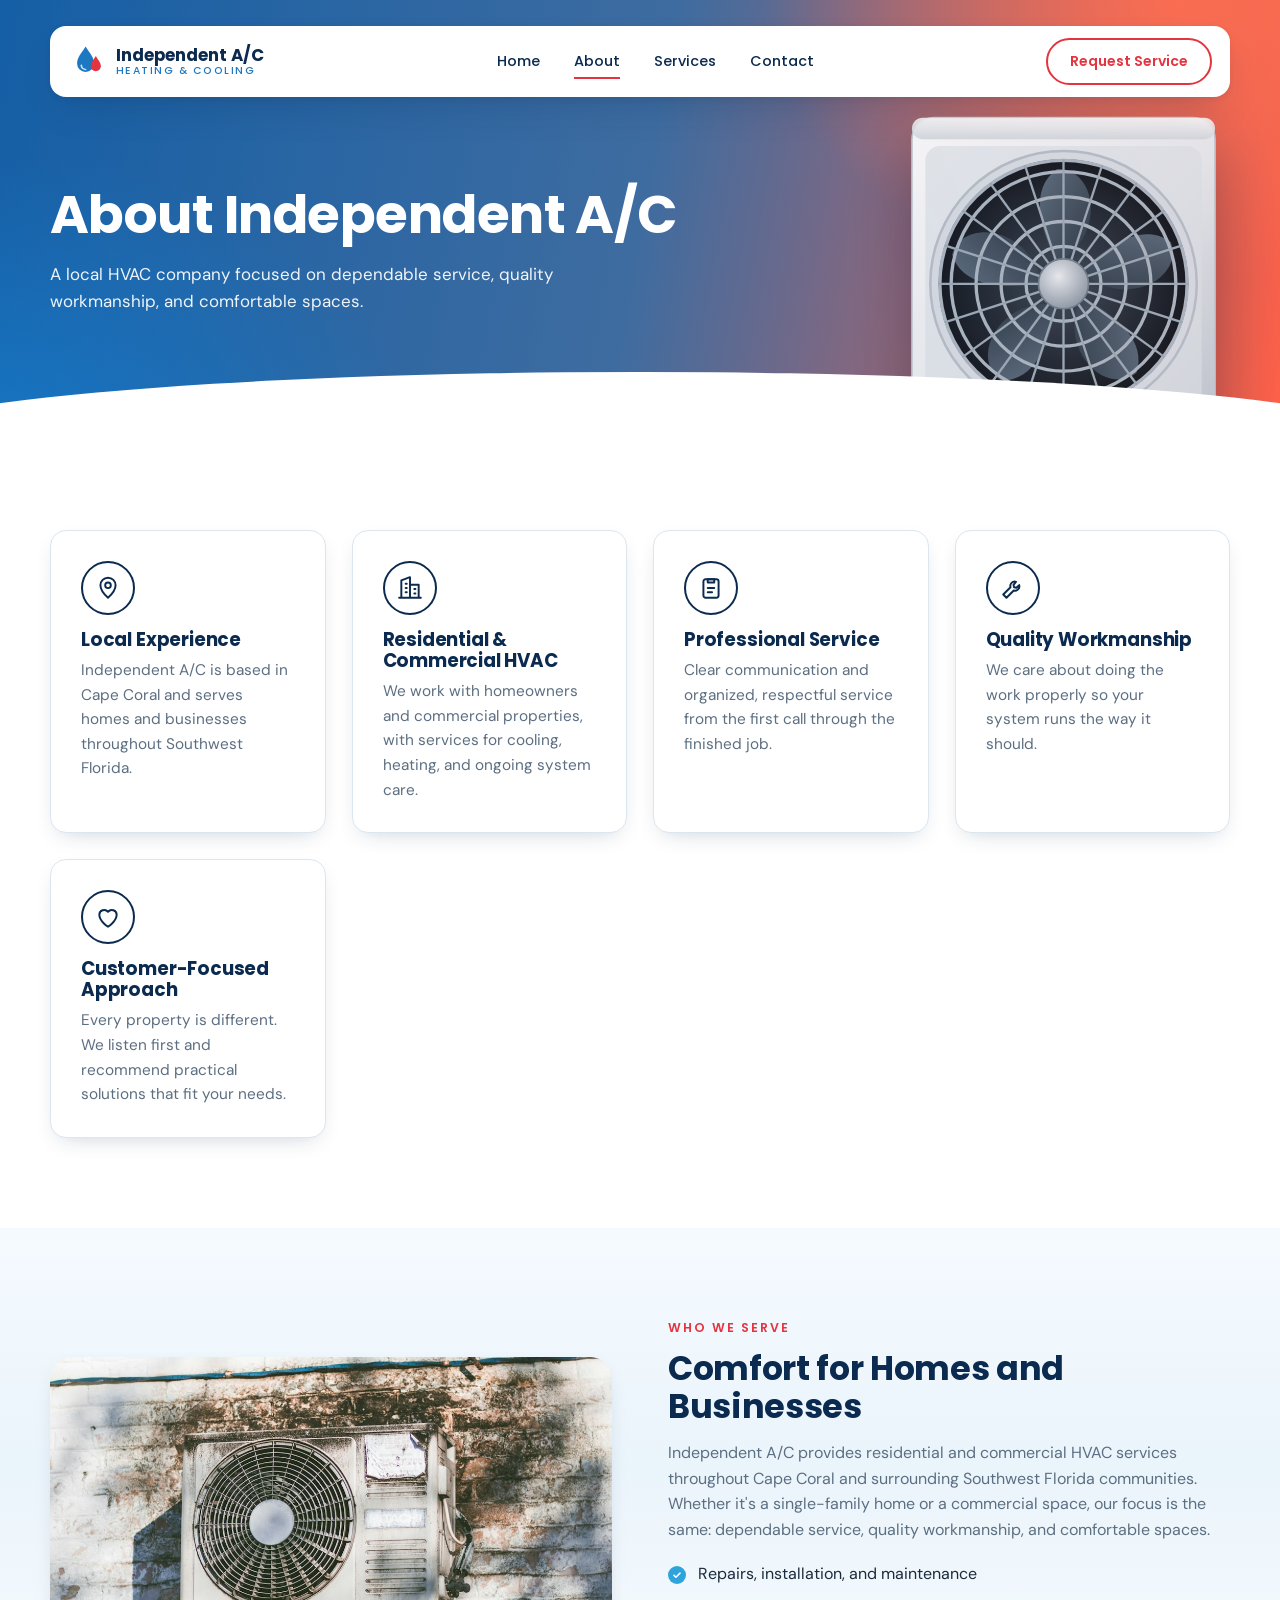
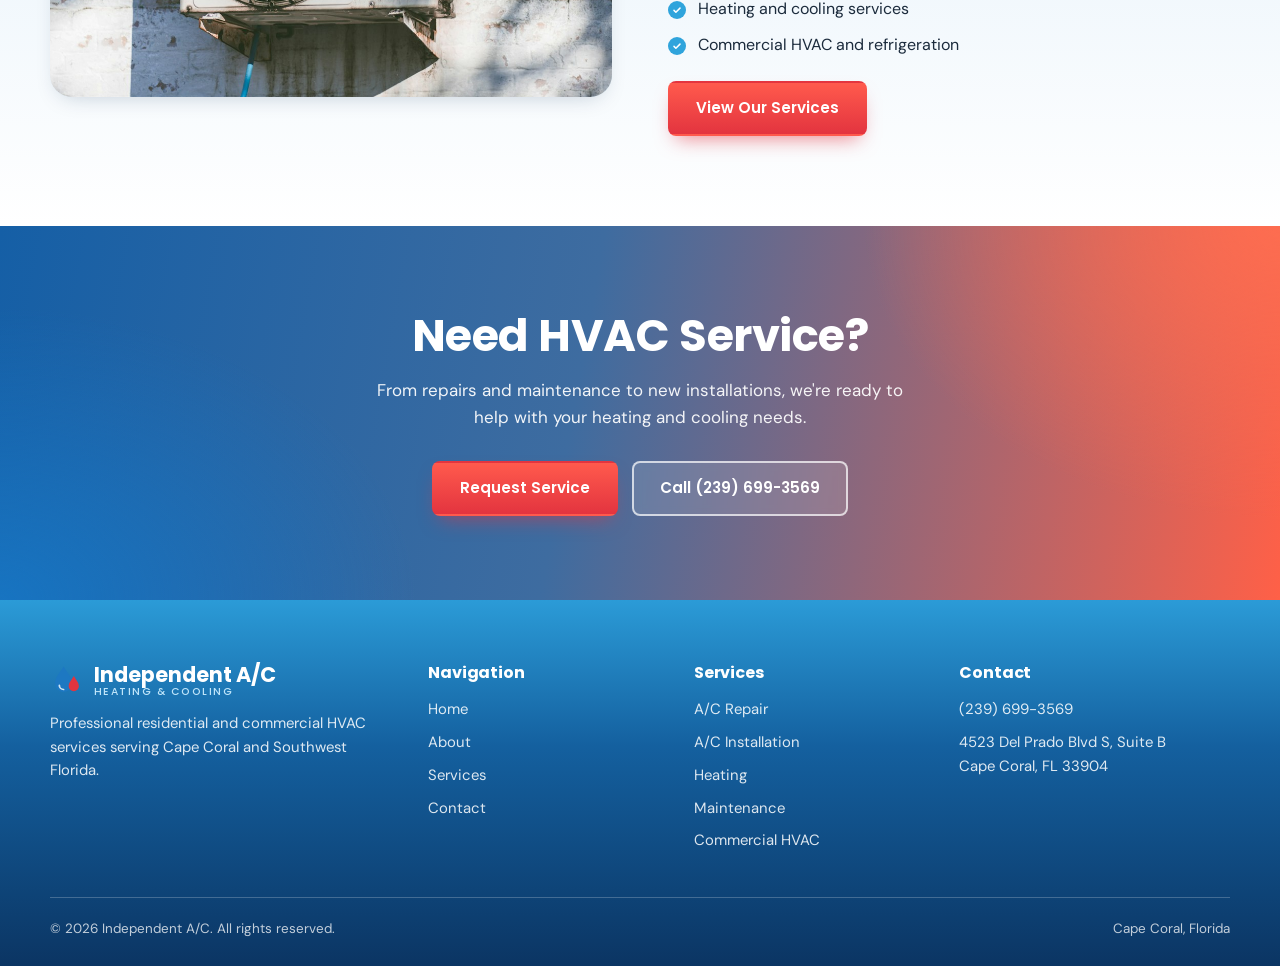
<file: about.html>
<!doctype html>
<html lang="en"><head>
<meta charset="utf-8"><meta name="viewport" content="width=device-width,initial-scale=1">
<title>About Independent A/C | Cape Coral HVAC</title><meta name="description" content="Learn about Independent A/C, a residential and commercial HVAC company serving Cape Coral and Southwest Florida.">
<meta name="theme-color" content="#155fa6">
<link rel="icon" href="assets/favicon.svg" type="image/svg+xml">
<link rel="preconnect" href="https://fonts.googleapis.com"><link rel="preconnect" href="https://fonts.gstatic.com" crossorigin>
<link href="https://fonts.googleapis.com/css2?family=DM+Sans:wght@400;500;700&family=Poppins:wght@500;600;700&display=swap" rel="stylesheet">
<link rel="stylesheet" href="css/style.css">
</head><body><a class="skip" href="#main">Skip to content</a>
<header class="site-head"><div class="wrap"><div class="bar">
<a class="logo" href="index.html" aria-label="Independent A/C home"><svg viewBox="0 0 40 40" aria-hidden="true"><path d="M16 3C11 11 6 16 6 23a10 10 0 0 0 20 0c0-7-5-12-10-20z" fill="#1d78c2"/><path d="M28 14c-3 5-6 8-6 12a6 6 0 0 0 12 0c0-4-3-7-6-12z" fill="#e3343f"/><path d="M11 25a5 5 0 0 0 5 5" stroke="#fff" stroke-width="2" fill="none" stroke-linecap="round" opacity=".8"/></svg><span>Independent A/C<small>Heating &amp; Cooling</small></span></a>
<nav class="nav" id="site-nav" aria-label="Main"><a href="index.html">Home</a><a href="about.html" aria-current="page">About</a><a href="services.html">Services</a><a href="contact.html">Contact</a><a class="btn btn-red m-cta" href="contact.html#request">Request Service</a></nav>
<a class="btn btn-outline btn-sm head-cta" href="contact.html#request">Request Service</a>
<button class="burger" aria-label="Menu" aria-expanded="false" aria-controls="site-nav"><span></span><span></span><span></span></button>
</div></div></header>
<main id="main">
<section class="page-hero"><div class="unit " style="--m:url(assets/condenser.svg)" aria-hidden="true"><img src="assets/condenser.svg" alt="" ></div><div class="wrap"><h1>About Independent A/C</h1><p>A local HVAC company focused on dependable service, quality workmanship, and comfortable spaces.</p></div></section>
<section class="section"><div class="wrap">
<div class="grid-2" style="grid-template-columns:repeat(auto-fit,minmax(260px,1fr))">
<div class="info-card reveal"><span class="ico"><svg viewBox="0 0 24 24" aria-hidden="true"><path d="M12 21s7-6.2 7-11.5A7 7 0 0 0 5 9.5C5 14.8 12 21 12 21z"/><circle cx="12" cy="9.5" r="2.6"/></svg></span><h3>Local Experience</h3><p>Independent A/C is based in Cape Coral and serves homes and businesses throughout Southwest Florida.</p></div>
<div class="info-card reveal"><span class="ico"><svg viewBox="0 0 24 24" aria-hidden="true"><path d="M4 21V5l8-3v19M12 9h8v12M8 8h1M8 12h1M8 16h1M16 13h1M16 17h1M2 21h20"/></svg></span><h3>Residential &amp; Commercial HVAC</h3><p>We work with homeowners and commercial properties, with services for cooling, heating, and ongoing system care.</p></div>
<div class="info-card reveal"><span class="ico"><svg viewBox="0 0 24 24" aria-hidden="true"><rect x="5" y="4" width="14" height="17" rx="2"/><path d="M9 4h6v3H9zM9 12h6M9 16h4"/></svg></span><h3>Professional Service</h3><p>Clear communication and organized, respectful service from the first call through the finished job.</p></div>
<div class="info-card reveal"><span class="ico"><svg viewBox="0 0 24 24" aria-hidden="true"><path d="M14.7 6.3a4 4 0 0 0-5 5L3 18l3 3 6.7-6.7a4 4 0 0 0 5-5l-2.5 2.5-2.2-.5-.5-2.2z"/></svg></span><h3>Quality Workmanship</h3><p>We care about doing the work properly so your system runs the way it should.</p></div>
<div class="info-card reveal"><span class="ico"><svg viewBox="0 0 24 24" aria-hidden="true"><path d="M12 21s-8-5-8-11a4.500 4.500 0 0 1 8-2.800A4.500 4.500 0 0 1 20 10c0 6-8 11-8 11z"/></svg></span><h3>Customer-Focused Approach</h3><p>Every property is different. We listen first and recommend practical solutions that fit your needs.</p></div>
</div></div></section>
<section class="section sky-bg"><div class="wrap split">
<div class="split-art photo reveal"><img src="assets/img/about-2.jpg" alt="Outdoor air conditioner condenser unit" loading="lazy"></div>
<div class="reveal"><div class="eyebrow">Who We Serve</div><h2>Comfort for Homes and Businesses</h2><p>Independent A/C provides residential and commercial HVAC services throughout Cape Coral and surrounding Southwest Florida communities. Whether it's a single-family home or a commercial space, our focus is the same: dependable service, quality workmanship, and comfortable spaces.</p><ul class="checks"><li>Repairs, installation, and maintenance</li><li>Heating and cooling services</li><li>Commercial HVAC and refrigeration</li></ul><a class="btn btn-red" href="services.html">View Our Services</a></div>
</div></section>
<section class="cta"><div class="wrap reveal">
<h2>Need HVAC Service?</h2>
<p>From repairs and maintenance to new installations, we're ready to help with your heating and cooling needs.</p>
<div class="hero-actions"><a class="btn btn-red" href="contact.html#request">Request Service</a><a class="btn btn-ghost" href="tel:+12396993569">Call (239) 699-3569</a></div>
</div></section>
</main><footer class="foot"><div class="wrap">
<div class="foot-grid">
<div><a class="logo" href="index.html" aria-label="Independent A/C home"><svg viewBox="0 0 40 40" aria-hidden="true"><path d="M16 3C11 11 6 16 6 23a10 10 0 0 0 20 0c0-7-5-12-10-20z" fill="#1d78c2"/><path d="M28 14c-3 5-6 8-6 12a6 6 0 0 0 12 0c0-4-3-7-6-12z" fill="#e3343f"/><path d="M11 25a5 5 0 0 0 5 5" stroke="#fff" stroke-width="2" fill="none" stroke-linecap="round" opacity=".8"/></svg><span>Independent A/C<small>Heating &amp; Cooling</small></span></a><p style="max-width:320px">Professional residential and commercial HVAC services serving Cape Coral and Southwest Florida.</p></div>
<div><h4>Navigation</h4><ul><li><a href="index.html">Home</a></li><li><a href="about.html">About</a></li><li><a href="services.html">Services</a></li><li><a href="contact.html">Contact</a></li></ul></div>
<div><h4>Services</h4><ul><li><a href="services.html#repair">A/C Repair</a></li><li><a href="services.html#installation">A/C Installation</a></li><li><a href="services.html#heating">Heating</a></li><li><a href="services.html#maintenance">Maintenance</a></li><li><a href="services.html#commercial">Commercial HVAC</a></li></ul></div>
<div><h4>Contact</h4><ul><li><a href="tel:+12396993569">(239) 699-3569</a></li><li>4523 Del Prado Blvd S, Suite B<br>Cape Coral, FL 33904</li></ul></div>
</div>
<div class="foot-bottom"><span>&copy; <span id="yr">2026</span> Independent A/C. All rights reserved.</span><span>Cape Coral, Florida</span></div>
</div></footer>
<script>document.getElementById("yr").textContent=new Date().getFullYear()</script>
<script src="js/main.js"></script></body></html>
</file>
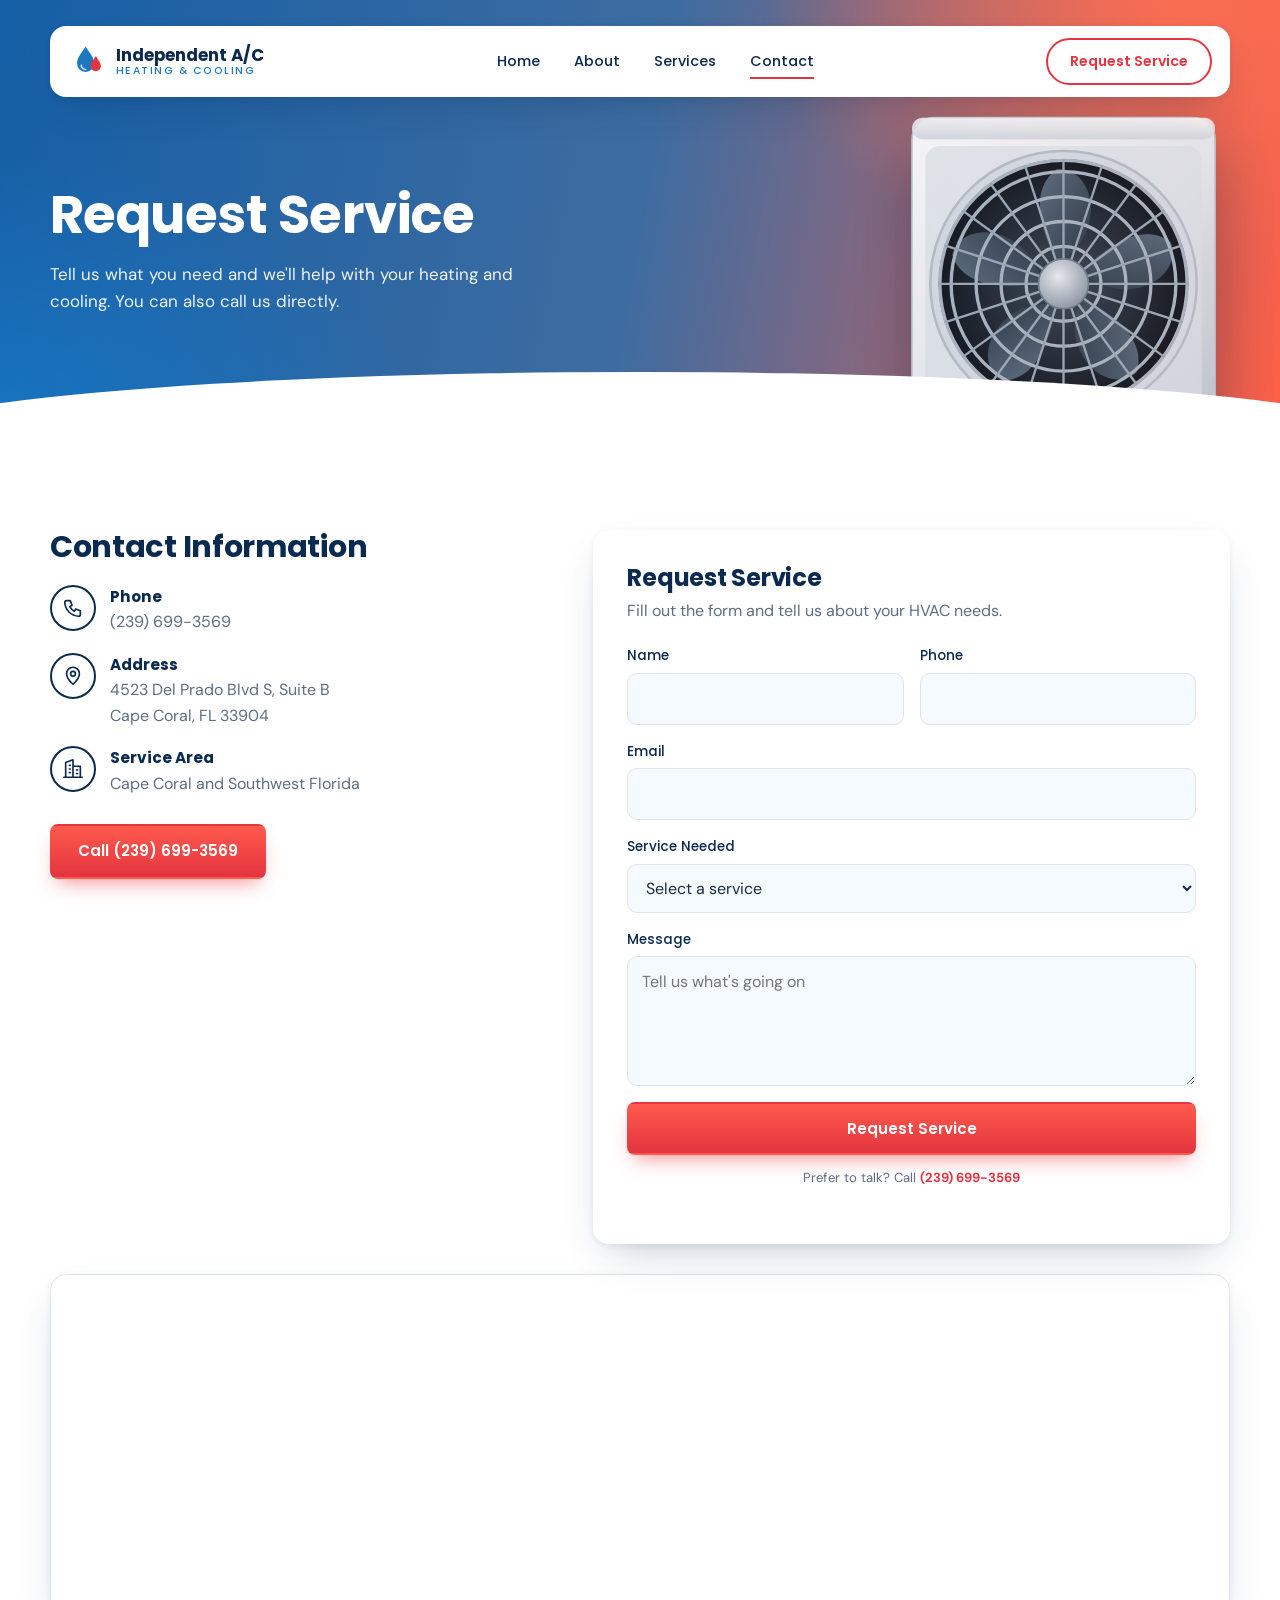
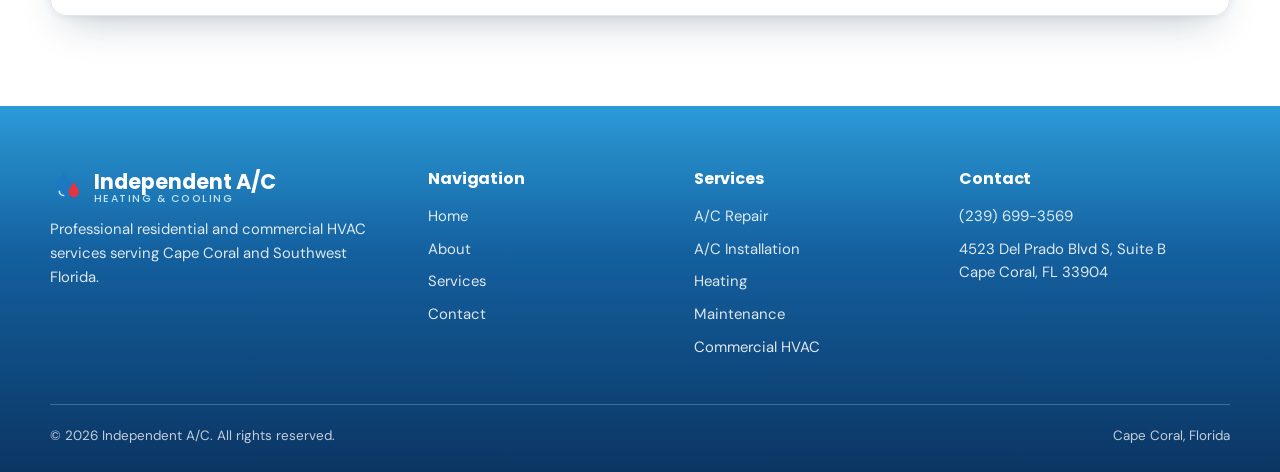
<file: contact.html>
<!doctype html>
<html lang="en"><head>
<meta charset="utf-8"><meta name="viewport" content="width=device-width,initial-scale=1">
<title>Contact Independent A/C | Cape Coral, FL</title><meta name="description" content="Request HVAC service from Independent A/C. Call (239) 699-3569 or visit 4523 Del Prado Blvd S, Suite B, Cape Coral, FL 33904.">
<meta name="theme-color" content="#155fa6">
<link rel="icon" href="assets/favicon.svg" type="image/svg+xml">
<link rel="preconnect" href="https://fonts.googleapis.com"><link rel="preconnect" href="https://fonts.gstatic.com" crossorigin>
<link href="https://fonts.googleapis.com/css2?family=DM+Sans:wght@400;500;700&family=Poppins:wght@500;600;700&display=swap" rel="stylesheet">
<link rel="stylesheet" href="css/style.css">
</head><body><a class="skip" href="#main">Skip to content</a>
<header class="site-head"><div class="wrap"><div class="bar">
<a class="logo" href="index.html" aria-label="Independent A/C home"><svg viewBox="0 0 40 40" aria-hidden="true"><path d="M16 3C11 11 6 16 6 23a10 10 0 0 0 20 0c0-7-5-12-10-20z" fill="#1d78c2"/><path d="M28 14c-3 5-6 8-6 12a6 6 0 0 0 12 0c0-4-3-7-6-12z" fill="#e3343f"/><path d="M11 25a5 5 0 0 0 5 5" stroke="#fff" stroke-width="2" fill="none" stroke-linecap="round" opacity=".8"/></svg><span>Independent A/C<small>Heating &amp; Cooling</small></span></a>
<nav class="nav" id="site-nav" aria-label="Main"><a href="index.html">Home</a><a href="about.html">About</a><a href="services.html">Services</a><a href="contact.html" aria-current="page">Contact</a><a class="btn btn-red m-cta" href="contact.html#request">Request Service</a></nav>
<a class="btn btn-outline btn-sm head-cta" href="contact.html#request">Request Service</a>
<button class="burger" aria-label="Menu" aria-expanded="false" aria-controls="site-nav"><span></span><span></span><span></span></button>
</div></div></header>
<main id="main">
<section class="page-hero"><div class="unit " style="--m:url(assets/condenser.svg)" aria-hidden="true"><img src="assets/condenser.svg" alt="" ></div><div class="wrap"><h1>Request Service</h1><p>Tell us what you need and we'll help with your heating and cooling. You can also call us directly.</p></div></section>
<section class="section"><div class="wrap">
<div class="contact-grid">
<div class="reveal"><h2 class="h2" style="font-size:1.9rem">Contact Information</h2>
<div class="contact-list">
<div><span class="ico"><svg viewBox="0 0 24 24" aria-hidden="true"><path d="M5 4h4l2 5-2.5 1.5a11 11 0 0 0 5 5L15 13l5 2v4a2 2 0 0 1-2 2A16 16 0 0 1 3 6a2 2 0 0 1 2-2z"/></svg></span><p><strong>Phone</strong><a href="tel:+12396993569">(239) 699-3569</a></p></div>
<div><span class="ico"><svg viewBox="0 0 24 24" aria-hidden="true"><path d="M12 21s7-6.2 7-11.5A7 7 0 0 0 5 9.5C5 14.8 12 21 12 21z"/><circle cx="12" cy="9.5" r="2.6"/></svg></span><p><strong>Address</strong><span>4523 Del Prado Blvd S, Suite B<br>Cape Coral, FL 33904</span></p></div>
<div><span class="ico"><svg viewBox="0 0 24 24" aria-hidden="true"><path d="M4 21V5l8-3v19M12 9h8v12M8 8h1M8 12h1M8 16h1M16 13h1M16 17h1M2 21h20"/></svg></span><p><strong>Service Area</strong><span>Cape Coral and Southwest Florida</span></p></div>
</div>
<a class="btn btn-red" style="margin-top:28px" href="tel:+12396993569">Call (239) 699-3569</a></div>
<form class="form reveal" id="service-form">
<h2 id="request">Request Service</h2><p>Fill out the form and tell us about your HVAC needs.</p>
<div class="form-ok" id="form-ok" role="status">Your request is ready, but online submissions aren't connected yet. To book now, please call (239) 699-3569.</div>
<div class="row"><div class="field"><label for="name">Name</label><input id="name" name="name" required autocomplete="name"></div>
<div class="field"><label for="phone">Phone</label><input id="phone" name="phone" type="tel" required autocomplete="tel"></div></div>
<div class="field"><label for="email">Email</label><input id="email" name="email" type="email" autocomplete="email"></div>
<div class="field"><label for="service">Service Needed</label><select id="service" name="service" required><option value="">Select a service</option><option>A/C Repair</option><option>A/C Installation</option><option>Preventive Maintenance</option><option>Commercial HVAC</option><option>Ductwork Services</option><option>Heating Services</option><option>Pool Heating</option><option>Commercial Refrigeration</option><option>Other / Not sure</option></select></div>
<div class="field"><label for="message">Message</label><textarea id="message" name="message" placeholder="Tell us what's going on"></textarea></div>
<button class="btn btn-red" type="submit">Request Service</button>
<p class="form-note">Prefer to talk? Call <a href="tel:+12396993569" style="color:var(--red);font-weight:700">(239) 699-3569</a></p>
</form>
</div>
<div class="map reveal"><iframe title="Map showing Independent A/C location" loading="lazy" referrerpolicy="no-referrer-when-downgrade" src="https://www.google.com/maps?q=4523+Del+Prado+Blvd+S+Suite+B+Cape+Coral+FL+33904&output=embed"></iframe></div>
</div></section>
</main><footer class="foot"><div class="wrap">
<div class="foot-grid">
<div><a class="logo" href="index.html" aria-label="Independent A/C home"><svg viewBox="0 0 40 40" aria-hidden="true"><path d="M16 3C11 11 6 16 6 23a10 10 0 0 0 20 0c0-7-5-12-10-20z" fill="#1d78c2"/><path d="M28 14c-3 5-6 8-6 12a6 6 0 0 0 12 0c0-4-3-7-6-12z" fill="#e3343f"/><path d="M11 25a5 5 0 0 0 5 5" stroke="#fff" stroke-width="2" fill="none" stroke-linecap="round" opacity=".8"/></svg><span>Independent A/C<small>Heating &amp; Cooling</small></span></a><p style="max-width:320px">Professional residential and commercial HVAC services serving Cape Coral and Southwest Florida.</p></div>
<div><h4>Navigation</h4><ul><li><a href="index.html">Home</a></li><li><a href="about.html">About</a></li><li><a href="services.html">Services</a></li><li><a href="contact.html">Contact</a></li></ul></div>
<div><h4>Services</h4><ul><li><a href="services.html#repair">A/C Repair</a></li><li><a href="services.html#installation">A/C Installation</a></li><li><a href="services.html#heating">Heating</a></li><li><a href="services.html#maintenance">Maintenance</a></li><li><a href="services.html#commercial">Commercial HVAC</a></li></ul></div>
<div><h4>Contact</h4><ul><li><a href="tel:+12396993569">(239) 699-3569</a></li><li>4523 Del Prado Blvd S, Suite B<br>Cape Coral, FL 33904</li></ul></div>
</div>
<div class="foot-bottom"><span>&copy; <span id="yr">2026</span> Independent A/C. All rights reserved.</span><span>Cape Coral, Florida</span></div>
</div></footer>
<script>document.getElementById("yr").textContent=new Date().getFullYear()</script>
<script src="js/main.js"></script></body></html>
</file>
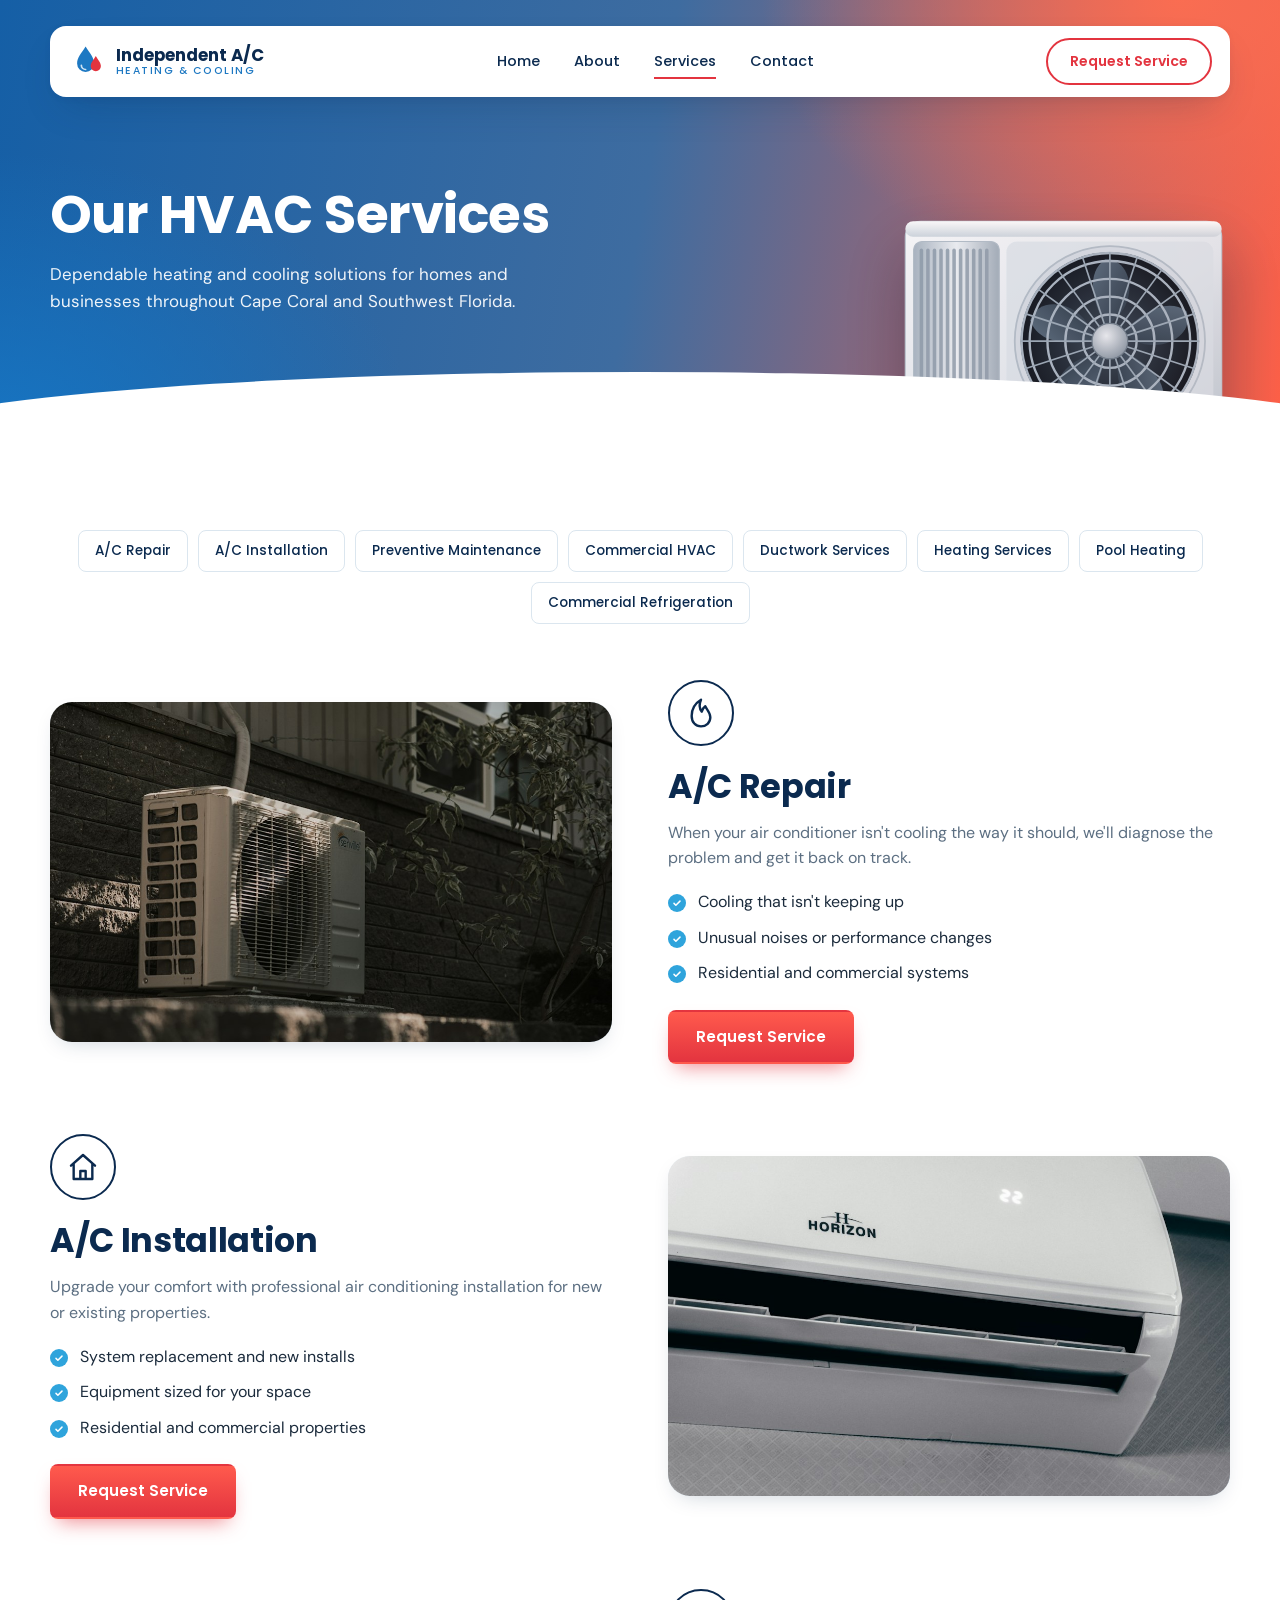
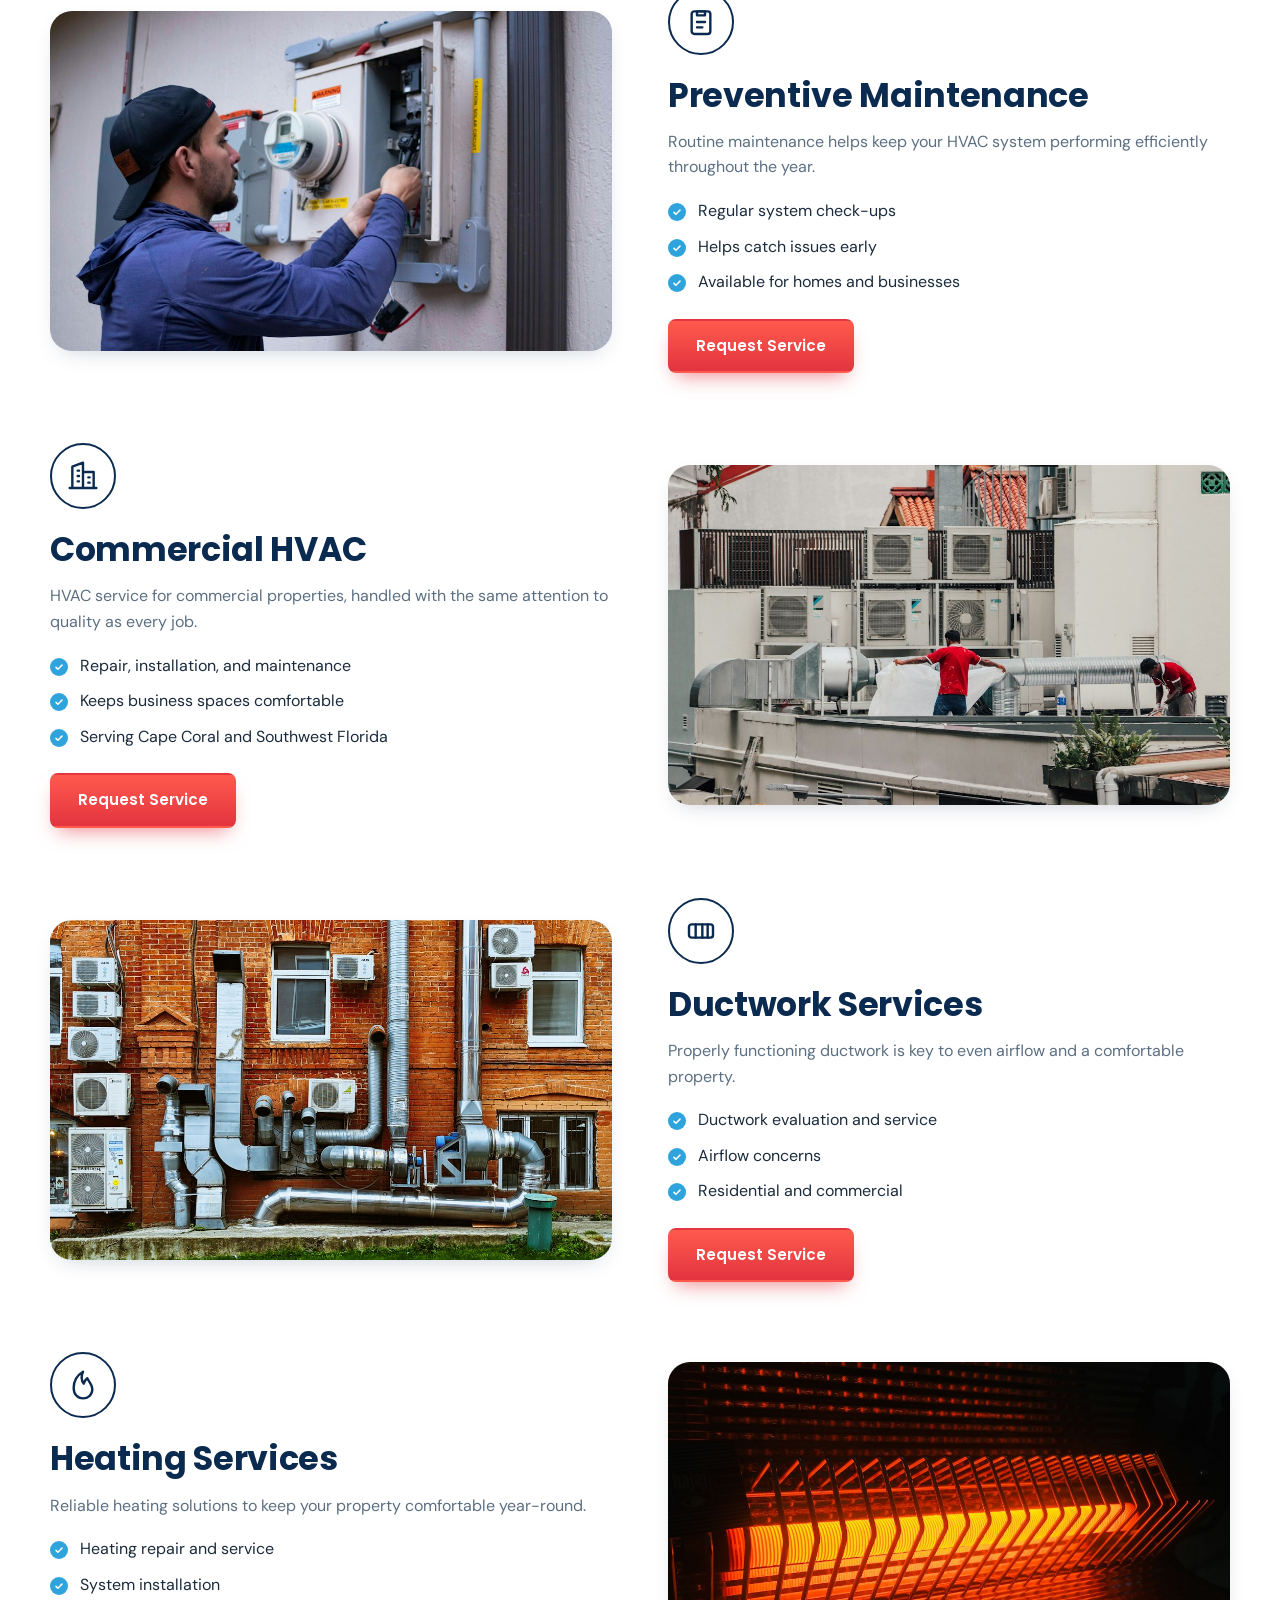
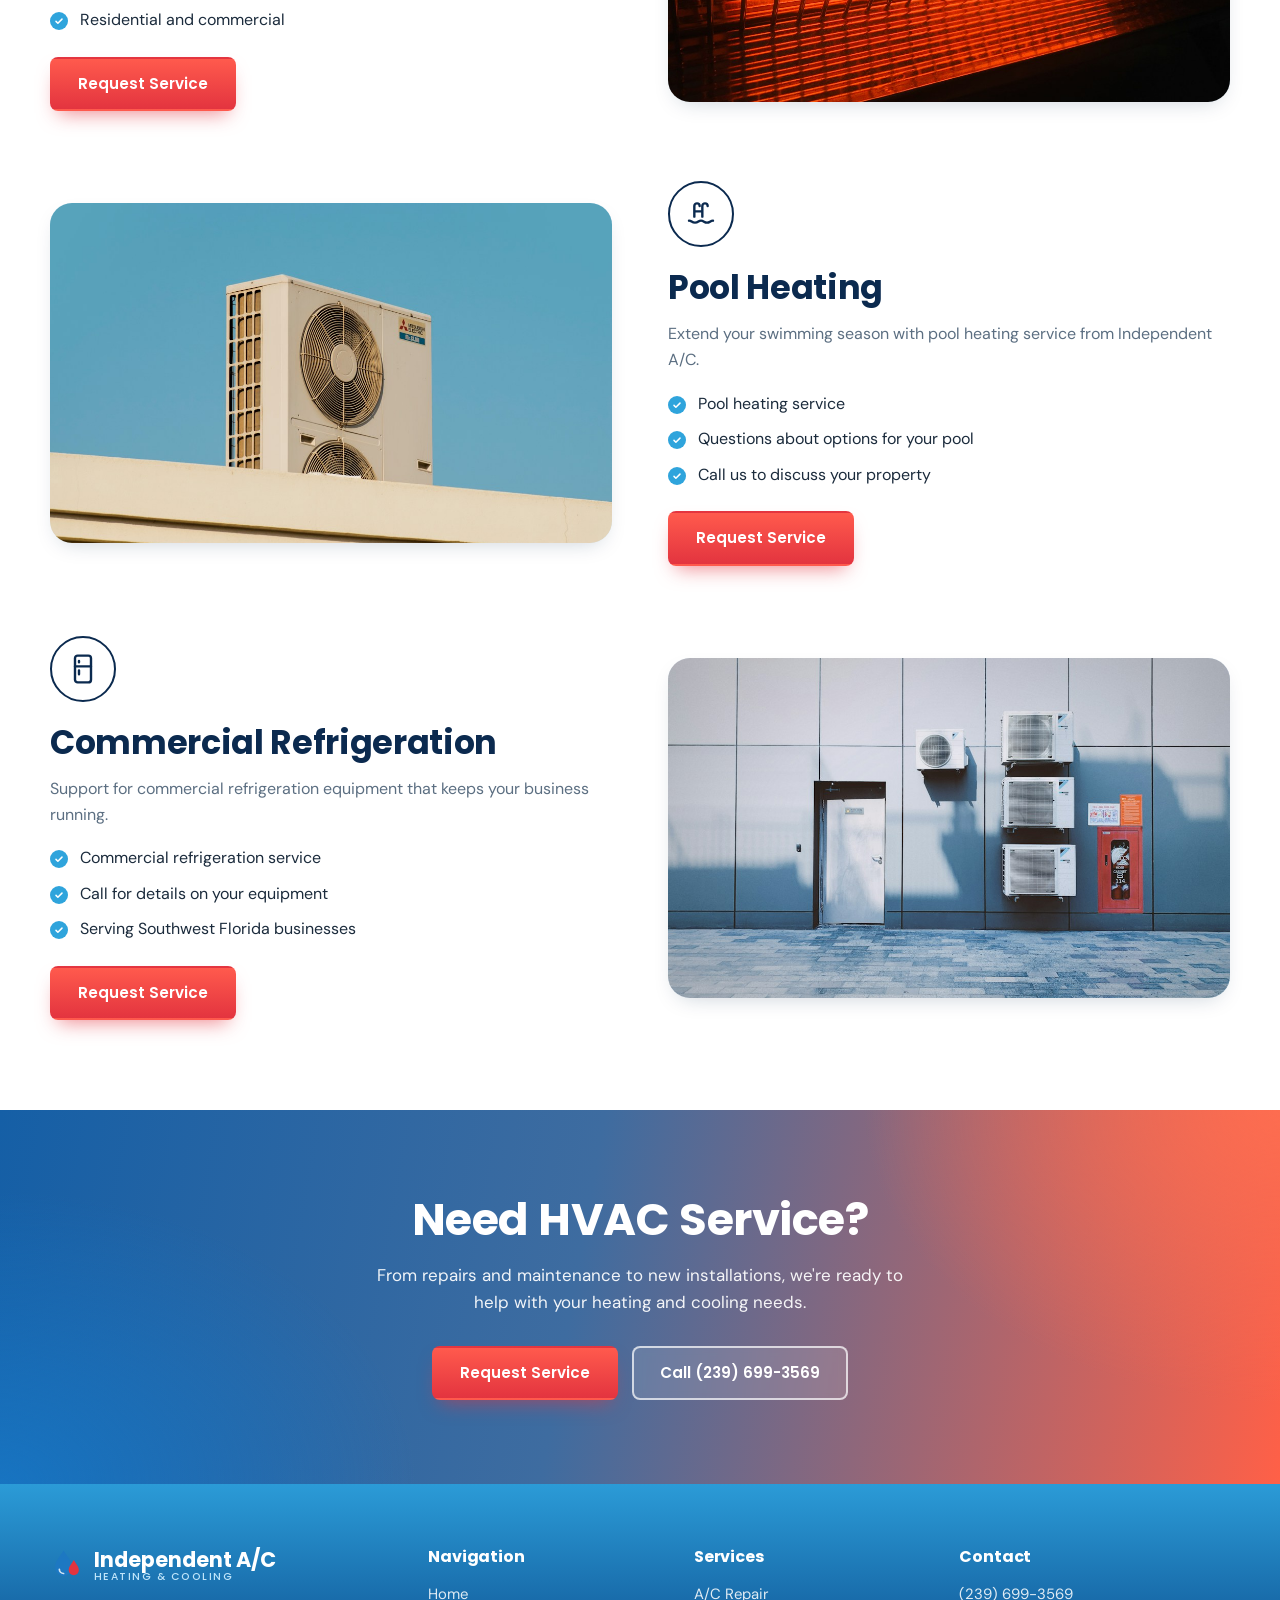
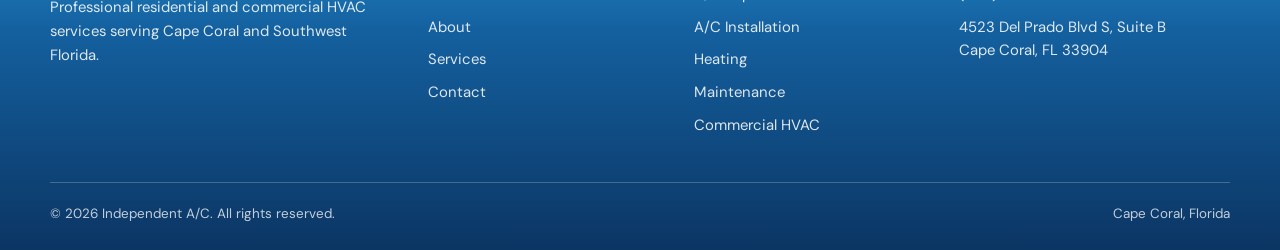
<file: services.html>
<!doctype html>
<html lang="en"><head>
<meta charset="utf-8"><meta name="viewport" content="width=device-width,initial-scale=1">
<title>HVAC Services in Cape Coral | Independent A/C</title><meta name="description" content="A/C repair, installation, maintenance, commercial HVAC, ductwork, heating, pool heating and commercial refrigeration in Cape Coral, FL.">
<meta name="theme-color" content="#155fa6">
<link rel="icon" href="assets/favicon.svg" type="image/svg+xml">
<link rel="preconnect" href="https://fonts.googleapis.com"><link rel="preconnect" href="https://fonts.gstatic.com" crossorigin>
<link href="https://fonts.googleapis.com/css2?family=DM+Sans:wght@400;500;700&family=Poppins:wght@500;600;700&display=swap" rel="stylesheet">
<link rel="stylesheet" href="css/style.css">
</head><body><a class="skip" href="#main">Skip to content</a>
<header class="site-head"><div class="wrap"><div class="bar">
<a class="logo" href="index.html" aria-label="Independent A/C home"><svg viewBox="0 0 40 40" aria-hidden="true"><path d="M16 3C11 11 6 16 6 23a10 10 0 0 0 20 0c0-7-5-12-10-20z" fill="#1d78c2"/><path d="M28 14c-3 5-6 8-6 12a6 6 0 0 0 12 0c0-4-3-7-6-12z" fill="#e3343f"/><path d="M11 25a5 5 0 0 0 5 5" stroke="#fff" stroke-width="2" fill="none" stroke-linecap="round" opacity=".8"/></svg><span>Independent A/C<small>Heating &amp; Cooling</small></span></a>
<nav class="nav" id="site-nav" aria-label="Main"><a href="index.html">Home</a><a href="about.html">About</a><a href="services.html" aria-current="page">Services</a><a href="contact.html">Contact</a><a class="btn btn-red m-cta" href="contact.html#request">Request Service</a></nav>
<a class="btn btn-outline btn-sm head-cta" href="contact.html#request">Request Service</a>
<button class="burger" aria-label="Menu" aria-expanded="false" aria-controls="site-nav"><span></span><span></span><span></span></button>
</div></div></header>
<main id="main">
<section class="page-hero"><div class="unit " style="--m:url(assets/condenser-side.svg)" aria-hidden="true"><img src="assets/condenser-side.svg" alt="" ></div><div class="wrap"><h1>Our HVAC Services</h1><p>Dependable heating and cooling solutions for homes and businesses throughout Cape Coral and Southwest Florida.</p></div></section>
<section class="section"><div class="wrap">
<nav class="svc-jump" aria-label="Services"><a href="#img/repair.jpg">A/C Repair</a><a href="#installation">A/C Installation</a><a href="#maintenance">Preventive Maintenance</a><a href="#commercial">Commercial HVAC</a><a href="#ductwork">Ductwork Services</a><a href="#img/heating.jpg">Heating Services</a><a href="#pool-heating">Pool Heating</a><a href="#refrigeration">Commercial Refrigeration</a></nav>
<div class="svc-list">
<div class="split reveal" id="img/repair.jpg">
<div class="split-art photo"><img src="assets/img/repair.jpg" alt="A/C Repair" loading="lazy"></div>
<div><span class="ico"><svg viewBox="0 0 24 24" aria-hidden="true"><path d="M12 22c4 0 7-2.8 7-6.8 0-3.6-2.6-5.6-3.8-8.2-1.6 1.2-2.4 2.6-2.6 4C11 9 10.4 5.6 12 2 8 4.4 5 8.6 5 14.2 5 19 8 22 12 22z"/></svg></span><h2 style="margin-top:16px">A/C Repair</h2><p>When your air conditioner isn't cooling the way it should, we'll diagnose the problem and get it back on track.</p><ul class="checks"><li>Cooling that isn't keeping up</li><li>Unusual noises or performance changes</li><li>Residential and commercial systems</li></ul><a class="btn btn-red" href="contact.html#request">Request Service</a></div>
</div>
<div class="split rev reveal" id="installation">
<div class="split-art photo"><img src="assets/img/install.jpg" alt="A/C Installation" loading="lazy"></div>
<div><span class="ico"><svg viewBox="0 0 24 24" aria-hidden="true"><path d="M3 11l9-8 9 8M5 10v11h14V10M10 21v-6h4v6"/></svg></span><h2 style="margin-top:16px">A/C Installation</h2><p>Upgrade your comfort with professional air conditioning installation for new or existing properties.</p><ul class="checks"><li>System replacement and new installs</li><li>Equipment sized for your space</li><li>Residential and commercial properties</li></ul><a class="btn btn-red" href="contact.html#request">Request Service</a></div>
</div>
<div class="split reveal" id="maintenance">
<div class="split-art photo"><img src="assets/img/maintenance.jpg" alt="Preventive Maintenance" loading="lazy"></div>
<div><span class="ico"><svg viewBox="0 0 24 24" aria-hidden="true"><rect x="5" y="4" width="14" height="17" rx="2"/><path d="M9 4h6v3H9zM9 12h6M9 16h4"/></svg></span><h2 style="margin-top:16px">Preventive Maintenance</h2><p>Routine maintenance helps keep your HVAC system performing efficiently throughout the year.</p><ul class="checks"><li>Regular system check-ups</li><li>Helps catch issues early</li><li>Available for homes and businesses</li></ul><a class="btn btn-red" href="contact.html#request">Request Service</a></div>
</div>
<div class="split rev reveal" id="commercial">
<div class="split-art photo"><img src="assets/img/commercial.jpg" alt="Commercial HVAC" loading="lazy"></div>
<div><span class="ico"><svg viewBox="0 0 24 24" aria-hidden="true"><path d="M4 21V5l8-3v19M12 9h8v12M8 8h1M8 12h1M8 16h1M16 13h1M16 17h1M2 21h20"/></svg></span><h2 style="margin-top:16px">Commercial HVAC</h2><p>HVAC service for commercial properties, handled with the same attention to quality as every job.</p><ul class="checks"><li>Repair, installation, and maintenance</li><li>Keeps business spaces comfortable</li><li>Serving Cape Coral and Southwest Florida</li></ul><a class="btn btn-red" href="contact.html#request">Request Service</a></div>
</div>
<div class="split reveal" id="ductwork">
<div class="split-art photo"><img src="assets/img/ductwork.jpg" alt="Ductwork Services" loading="lazy"></div>
<div><span class="ico"><svg viewBox="0 0 24 24" aria-hidden="true"><rect x="3" y="7" width="18" height="10" rx="2"/><path d="M8 7v10M13 7v10M17 7v10"/></svg></span><h2 style="margin-top:16px">Ductwork Services</h2><p>Properly functioning ductwork is key to even airflow and a comfortable property.</p><ul class="checks"><li>Ductwork evaluation and service</li><li>Airflow concerns</li><li>Residential and commercial</li></ul><a class="btn btn-red" href="contact.html#request">Request Service</a></div>
</div>
<div class="split rev reveal" id="img/heating.jpg">
<div class="split-art photo"><img src="assets/img/heating.jpg" alt="Heating Services" loading="lazy"></div>
<div><span class="ico"><svg viewBox="0 0 24 24" aria-hidden="true"><path d="M12 22c4 0 7-2.8 7-6.8 0-3.6-2.6-5.6-3.8-8.2-1.6 1.2-2.4 2.6-2.6 4C11 9 10.4 5.6 12 2 8 4.4 5 8.6 5 14.2 5 19 8 22 12 22z"/></svg></span><h2 style="margin-top:16px">Heating Services</h2><p>Reliable heating solutions to keep your property comfortable year-round.</p><ul class="checks"><li>Heating repair and service</li><li>System installation</li><li>Residential and commercial</li></ul><a class="btn btn-red" href="contact.html#request">Request Service</a></div>
</div>
<div class="split reveal" id="pool-heating">
<div class="split-art photo"><img src="assets/img/pool.jpg" alt="Pool Heating" loading="lazy"></div>
<div><span class="ico"><svg viewBox="0 0 24 24" aria-hidden="true"><path d="M3 17c2 0 2 1.5 4.5 1.5S10 17 12 17s2.500 1.500 4.500 1.500S19 17 21 17M7 14V6a2 2 0 0 1 4 0M13 14V6a2 2 0 0 1 4 0M7 10h6"/></svg></span><h2 style="margin-top:16px">Pool Heating</h2><p>Extend your swimming season with pool heating service from Independent A/C.</p><ul class="checks"><li>Pool heating service</li><li>Questions about options for your pool</li><li>Call us to discuss your property</li></ul><a class="btn btn-red" href="contact.html#request">Request Service</a></div>
</div>
<div class="split rev reveal" id="refrigeration">
<div class="split-art photo"><img src="assets/img/refrigeration.jpg" alt="Commercial Refrigeration" loading="lazy"></div>
<div><span class="ico"><svg viewBox="0 0 24 24" aria-hidden="true"><rect x="6" y="2" width="12" height="20" rx="2"/><path d="M6 10h12M9 6v1M9 13v3"/></svg></span><h2 style="margin-top:16px">Commercial Refrigeration</h2><p>Support for commercial refrigeration equipment that keeps your business running.</p><ul class="checks"><li>Commercial refrigeration service</li><li>Call for details on your equipment</li><li>Serving Southwest Florida businesses</li></ul><a class="btn btn-red" href="contact.html#request">Request Service</a></div>
</div>
</div></div></section>
<section class="cta"><div class="wrap reveal">
<h2>Need HVAC Service?</h2>
<p>From repairs and maintenance to new installations, we're ready to help with your heating and cooling needs.</p>
<div class="hero-actions"><a class="btn btn-red" href="contact.html#request">Request Service</a><a class="btn btn-ghost" href="tel:+12396993569">Call (239) 699-3569</a></div>
</div></section>
</main><footer class="foot"><div class="wrap">
<div class="foot-grid">
<div><a class="logo" href="index.html" aria-label="Independent A/C home"><svg viewBox="0 0 40 40" aria-hidden="true"><path d="M16 3C11 11 6 16 6 23a10 10 0 0 0 20 0c0-7-5-12-10-20z" fill="#1d78c2"/><path d="M28 14c-3 5-6 8-6 12a6 6 0 0 0 12 0c0-4-3-7-6-12z" fill="#e3343f"/><path d="M11 25a5 5 0 0 0 5 5" stroke="#fff" stroke-width="2" fill="none" stroke-linecap="round" opacity=".8"/></svg><span>Independent A/C<small>Heating &amp; Cooling</small></span></a><p style="max-width:320px">Professional residential and commercial HVAC services serving Cape Coral and Southwest Florida.</p></div>
<div><h4>Navigation</h4><ul><li><a href="index.html">Home</a></li><li><a href="about.html">About</a></li><li><a href="services.html">Services</a></li><li><a href="contact.html">Contact</a></li></ul></div>
<div><h4>Services</h4><ul><li><a href="services.html#repair">A/C Repair</a></li><li><a href="services.html#installation">A/C Installation</a></li><li><a href="services.html#heating">Heating</a></li><li><a href="services.html#maintenance">Maintenance</a></li><li><a href="services.html#commercial">Commercial HVAC</a></li></ul></div>
<div><h4>Contact</h4><ul><li><a href="tel:+12396993569">(239) 699-3569</a></li><li>4523 Del Prado Blvd S, Suite B<br>Cape Coral, FL 33904</li></ul></div>
</div>
<div class="foot-bottom"><span>&copy; <span id="yr">2026</span> Independent A/C. All rights reserved.</span><span>Cape Coral, Florida</span></div>
</div></footer>
<script>document.getElementById("yr").textContent=new Date().getFullYear()</script>
<script src="js/main.js"></script></body></html>
</file>
<file: css/style.css>
/* Independent A/C — design system */
:root{
  --navy:#0b2a4f; --navy-2:#0f3a68; --blue:#1d78c2; --cyan:#2fa4dc; --sky:#eaf4fb; --sky-2:#f5faff;
  --red:#e3343f; --red-2:#ff5a4d; --ink:#1b2b3c; --muted:#5c6f82; --line:#dbe6ef; --white:#fff;
  --r-card:16px; --r-btn:8px;
  --shadow:0 18px 40px -16px rgba(11,42,79,.28), 0 2px 6px rgba(11,42,79,.06);
  --shadow-sm:0 8px 22px -10px rgba(11,42,79,.25);
  --wrap:1180px;
  --font-head:"Poppins","Montserrat",system-ui,sans-serif;
  --font-body:"DM Sans","Nunito Sans",system-ui,sans-serif;
}
*{box-sizing:border-box;margin:0;padding:0}
html{scroll-behavior:smooth}
body{font-family:var(--font-body);color:var(--ink);background:#fff;line-height:1.6;font-size:16px;-webkit-font-smoothing:antialiased;overflow-x:hidden}
img,svg{display:block;max-width:100%}
a{color:inherit;text-decoration:none}
h1,h2,h3,h4{font-family:var(--font-head);line-height:1.15;color:var(--navy);letter-spacing:-.01em}
.wrap{width:min(var(--wrap),100% - 40px);margin-inline:auto}
.skip{position:absolute;left:-999px;top:8px;background:#fff;padding:8px 14px;border-radius:6px;z-index:200}
.skip:focus{left:8px}
:focus-visible{outline:3px solid var(--cyan);outline-offset:3px;border-radius:6px}

/* Buttons */
.btn{display:inline-flex;align-items:center;justify-content:center;gap:8px;font-family:var(--font-head);font-weight:600;font-size:.95rem;padding:13px 26px;border-radius:var(--r-btn);border:2px solid transparent;cursor:pointer;transition:transform .2s,box-shadow .2s,background .2s,color .2s;min-height:46px;white-space:nowrap}
.btn-red{background:linear-gradient(180deg,var(--red-2),var(--red));color:#fff;box-shadow:0 10px 20px -8px rgba(227,52,63,.6)}
.btn-red:hover{transform:translateY(-2px);box-shadow:0 14px 26px -8px rgba(227,52,63,.7)}
.btn-ghost{background:rgba(255,255,255,.12);color:#fff;border-color:rgba(255,255,255,.7);backdrop-filter:blur(4px)}
.btn-ghost:hover{background:#fff;color:var(--navy)}
.btn-outline{background:#fff;color:var(--red);border-color:var(--red)}
.btn-outline:hover{background:var(--red);color:#fff}
.btn-sm{padding:10px 22px;font-size:.88rem;min-height:40px}

/* Header */
.site-head{position:absolute;top:26px;left:0;right:0;z-index:50}
.bar{display:flex;align-items:center;justify-content:space-between;gap:20px;background:#fff;border-radius:16px;padding:12px 18px 12px 22px;box-shadow:var(--shadow);position:relative}
.logo{display:flex;align-items:center;gap:10px;font-family:var(--font-head);font-weight:700;color:var(--navy);line-height:1.05;font-size:1.05rem}
.logo small{display:block;font-weight:500;font-size:.66rem;letter-spacing:.14em;color:var(--blue);text-transform:uppercase}
.logo svg{width:34px;height:34px;flex:none}
.nav{display:flex;gap:34px;font-family:var(--font-head);font-weight:500;font-size:.9rem}
.nav a{position:relative;padding:6px 0;color:var(--navy)}
.nav a::after{content:"";position:absolute;left:0;bottom:0;height:2px;width:0;background:var(--red);transition:width .25s}
.nav a:hover::after,.nav a[aria-current="page"]::after{width:100%}
.head-cta{border-radius:999px}
.burger{display:none;width:44px;height:44px;border:0;background:var(--sky);border-radius:10px;cursor:pointer;align-items:center;justify-content:center;flex-direction:column;gap:5px}
.burger span{width:20px;height:2px;background:var(--navy);transition:.25s;border-radius:2px}
.burger[aria-expanded="true"] span:nth-child(1){transform:translateY(7px) rotate(45deg)}
.burger[aria-expanded="true"] span:nth-child(2){opacity:0}
.burger[aria-expanded="true"] span:nth-child(3){transform:translateY(-7px) rotate(-45deg)}

/* Hero */
.hero{position:relative;color:#fff;padding:190px 0 290px;background:
  radial-gradient(60% 90% at 88% 10%,rgba(255,110,80,.95),transparent 62%),
  radial-gradient(55% 80% at 4% 55%,rgba(23,118,196,.95),transparent 65%),
  linear-gradient(100deg,#155fa6 0%,#3e6ca0 38%,#b7556b 72%,#ff6047 100%);
  overflow:hidden;isolation:isolate}
.hero::after{content:"";position:absolute;left:-10%;right:-10%;bottom:-2px;height:110px;background:var(--sky-2);border-radius:50% 50% 0 0/100% 100% 0 0;z-index:3}
.hero .floor{position:absolute;left:0;right:0;bottom:0;height:34%;background:linear-gradient(180deg,transparent,rgba(8,30,62,.45));z-index:0}
.hero-copy{position:relative;z-index:5;max-width:640px}
.nav .m-cta{display:none}
.hero h1{color:#fff;font-size:clamp(2.5rem,5.4vw,4rem);font-weight:700;text-shadow:0 6px 28px rgba(5,25,60,.4)}
.hero p{margin:22px 0 30px;font-size:1.08rem;color:rgba(255,255,255,.93);max-width:470px}
.hero-actions{display:flex;gap:14px;flex-wrap:wrap}
.unit{position:absolute;z-index:1;pointer-events:none;filter:drop-shadow(0 30px 30px rgba(5,20,50,.35))}
.unit img{width:100%;height:auto}
.unit.u-left{left:-12%;top:400px;width:min(25vw,340px);opacity:.6}
.unit.u-left::after,.unit.u-right::after{content:"";position:absolute;inset:0;mix-blend-mode:color}
.unit.u-left::after{background:#1f7fd0;opacity:.45;-webkit-mask:var(--m) center/contain no-repeat;mask:var(--m) center/contain no-repeat}
.unit.u-right{right:-3%;top:170px;width:min(40vw,560px);opacity:.96;filter:drop-shadow(0 30px 30px rgba(60,10,10,.4)) saturate(.95)}
.unit.u-right::after{background:#ff5a3c;opacity:.4;-webkit-mask:var(--m) center/contain no-repeat;mask:var(--m) center/contain no-repeat}
.unit.u-tower{left:50%;top:300px;width:min(8vw,110px);opacity:.92}
.unit.u-small{left:44%;top:440px;width:min(7vw,96px);opacity:.85}
.glow{position:absolute;z-index:0;border-radius:50%;filter:blur(60px);pointer-events:none}
.glow.g1{width:420px;height:420px;background:rgba(80,200,255,.45);left:-80px;top:40px}
.glow.g2{width:460px;height:460px;background:rgba(255,120,90,.5);right:-60px;top:20px}

/* Feature cards */
.features{position:relative;z-index:6;top:-150px;margin-bottom:-150px}
.grid-3{display:grid;grid-template-columns:repeat(3,1fr);gap:26px}
.fcard{background:#fff;border-radius:var(--r-card);box-shadow:var(--shadow);padding:34px 28px 30px;text-align:center;display:flex;flex-direction:column;align-items:center;transition:transform .3s,box-shadow .3s}
.fcard:hover{transform:translateY(-6px)}
.ico{width:66px;height:66px;border-radius:50%;border:2px solid var(--navy);display:grid;place-items:center;margin-bottom:22px}
.ico svg{width:32px;height:32px;fill:none;stroke:var(--navy);stroke-width:1.8;stroke-linecap:round;stroke-linejoin:round}
.fcard h3{font-size:1.2rem;margin-bottom:10px}
.fcard p{color:var(--muted);font-size:.96rem;margin-bottom:24px;flex:1}

/* Sections */
.sky-bg{background:linear-gradient(180deg,var(--sky-2) 0,var(--sky) 40%,#fff 100%);position:relative}
.section{padding:90px 0}
.center{text-align:center}
.eyebrow{font-family:var(--font-head);font-weight:600;font-size:.78rem;letter-spacing:.16em;text-transform:uppercase;color:var(--red);margin-bottom:12px}
.h2{font-size:clamp(1.9rem,3.4vw,2.6rem);font-weight:700}
.lead{max-width:640px;margin:16px auto 0;color:var(--muted);font-size:1.05rem}
.section-head{margin-bottom:48px}

/* Service cards */
.grid-4{display:grid;grid-template-columns:repeat(4,1fr);gap:22px}
.scard{border-radius:var(--r-card);overflow:hidden;background:#fff;box-shadow:var(--shadow);display:flex;flex-direction:column;transition:transform .3s;position:relative}
.scard:hover{transform:translateY(-6px)}
.scard .pic{aspect-ratio:16/10;overflow:hidden;background:var(--sky)}
.scard .pic img{width:100%;height:100%;object-fit:cover;transition:transform .5s}
.scard:hover .pic img{transform:scale(1.05)}
.scard .txt{background:linear-gradient(180deg,#2c9ad8,#1465ab);color:#fff;padding:20px 20px 24px;flex:1}
.scard h3{color:#fff;font-size:1.15rem;margin-bottom:8px}
.scard p{font-size:.9rem;color:rgba(255,255,255,.92);line-height:1.5}
.scard .more{display:inline-block;margin-top:14px;font-family:var(--font-head);font-size:.82rem;font-weight:600;border-bottom:2px solid rgba(255,255,255,.6)}

/* Promo */
.promo{position:relative;overflow:hidden}
.promo-grid{display:grid;grid-template-columns:1fr 1fr;align-items:center;gap:40px}
.promo-art{position:relative;min-height:440px;display:grid;place-items:center}
.promo-art .main{width:min(340px,70%);position:relative;z-index:2;filter:drop-shadow(0 26px 24px rgba(11,42,79,.3))}
.promo-art .lines{position:absolute;inset:0;width:100%;height:100%;object-fit:contain;z-index:1}
.promo-art::before{content:"";position:absolute;width:75%;aspect-ratio:1;border-radius:50%;background:radial-gradient(circle,rgba(47,164,220,.22),transparent 68%)}
.promo h2{margin-bottom:18px}
.promo p{color:var(--muted);font-size:1.05rem;margin-bottom:28px;max-width:500px}

/* About preview */
.about-prev{display:grid;grid-template-columns:1fr 1fr;gap:56px;align-items:center}
.about-art{background:linear-gradient(135deg,#1d78c2,#0f3a68 60%,#b64b5e);border-radius:22px;padding:34px;display:flex;align-items:flex-end;justify-content:center;gap:22px;min-height:380px;box-shadow:var(--shadow);position:relative;overflow:hidden}
.about-art img{filter:drop-shadow(0 18px 18px rgba(0,0,0,.35))}
.about-art .a1{width:46%}.about-art .a2{width:20%}
.about-art::before{content:"";position:absolute;width:320px;height:320px;border-radius:50%;background:rgba(255,120,90,.45);filter:blur(60px);right:-60px;top:-60px}
.about-prev p{color:var(--muted);margin:18px 0 26px;font-size:1.04rem}

/* CTA band */
.cta{position:relative;color:#fff;text-align:center;padding:84px 0;overflow:hidden;background:
  radial-gradient(50% 120% at 100% 0,rgba(255,110,80,.9),transparent 65%),
  radial-gradient(50% 120% at 0 100%,rgba(23,118,196,.9),transparent 65%),
  linear-gradient(100deg,#155fa6,#3e6ca0 45%,#ff6047)}
.cta h2{color:#fff;font-size:clamp(1.9rem,3.6vw,2.8rem)}
.cta p{max-width:560px;margin:16px auto 30px;color:rgba(255,255,255,.93);font-size:1.06rem}
.cta .hero-actions{justify-content:center}

/* Footer */
.foot{background:linear-gradient(180deg,#2b9bd7 0,#14609f 40%,#0b3563 100%);color:#fff;padding:64px 0 26px}
.foot-grid{display:grid;grid-template-columns:1.5fr 1fr 1fr 1.2fr;gap:40px}
.foot h4{color:#fff;font-size:1rem;margin-bottom:16px}
.foot .logo{color:#fff;font-size:1.3rem;margin-bottom:14px}
.foot .logo small{color:#bfe5fa}
.foot p,.foot li,.foot a{color:rgba(255,255,255,.86);font-size:.93rem}
.foot ul{list-style:none;display:grid;gap:9px}
.foot a:hover{color:#fff;text-decoration:underline}
.foot-bottom{margin-top:44px;padding-top:20px;border-top:1px solid rgba(255,255,255,.22);font-size:.84rem;color:rgba(255,255,255,.75);display:flex;justify-content:space-between;flex-wrap:wrap;gap:8px}

/* Inner pages */
.page-hero{position:relative;color:#fff;padding:180px 0 120px;overflow:hidden;isolation:isolate;background:
  radial-gradient(50% 100% at 92% 0,rgba(255,110,80,.9),transparent 65%),
  radial-gradient(50% 100% at 0 100%,rgba(23,118,196,.95),transparent 65%),
  linear-gradient(100deg,#155fa6,#3e6ca0 50%,#ff6047)}
.page-hero::after{content:"";position:absolute;left:-10%;right:-10%;bottom:-2px;height:70px;background:#fff;border-radius:50% 50% 0 0/100% 100% 0 0}
.page-hero h1{color:#fff;font-size:clamp(2.2rem,4.6vw,3.3rem);max-width:640px}
.page-hero p{max-width:520px;margin-top:16px;color:rgba(255,255,255,.93);font-size:1.06rem}
.page-hero .unit{top:120px;right:2%;width:min(30vw,380px);opacity:.92}
.page-hero .unit::after{background:#ff5a3c;opacity:.35;-webkit-mask:var(--m) center/contain no-repeat;mask:var(--m) center/contain no-repeat}

.grid-2{display:grid;grid-template-columns:1fr 1fr;gap:26px}
.info-card{background:#fff;border-radius:var(--r-card);box-shadow:var(--shadow-sm);padding:30px;border:1px solid var(--line)}
.info-card h3{font-size:1.15rem;margin:14px 0 8px}
.info-card p{color:var(--muted);font-size:.96rem}
.info-card .ico{width:54px;height:54px;margin:0}
.info-card .ico svg{width:26px;height:26px}
.split{display:grid;grid-template-columns:1fr 1fr;gap:56px;align-items:center}
.split.rev .split-art{order:2}
.split-art{border-radius:22px;background:linear-gradient(135deg,var(--sky),#cfe6f6);min-height:280px;display:grid;place-items:center;padding:28px;box-shadow:var(--shadow-sm);position:relative;overflow:hidden}
.split-art img{width:min(230px,60%);filter:drop-shadow(0 18px 16px rgba(11,42,79,.28))}
.split-art.wide img{width:min(100%,400px)}
.split h2{font-size:clamp(1.6rem,2.6vw,2.1rem);margin-bottom:14px}
.split p{color:var(--muted);margin-bottom:18px}
.checks{list-style:none;display:grid;gap:10px;margin-bottom:24px}
.checks li{position:relative;padding-left:30px;color:var(--ink)}
.checks li::before{content:"";position:absolute;left:0;top:5px;width:18px;height:18px;border-radius:50%;background:var(--cyan) url("data:image/svg+xml,%3Csvg xmlns='http://www.w3.org/2000/svg' viewBox='0 0 16 16'%3E%3Cpath d='M4 8.5l2.5 2.5L12 5.5' fill='none' stroke='white' stroke-width='2' stroke-linecap='round' stroke-linejoin='round'/%3E%3C/svg%3E") center/12px no-repeat}
.svc-list{display:grid;gap:70px}
.svc-jump{display:flex;flex-wrap:wrap;gap:10px;justify-content:center;margin-bottom:56px}
.svc-jump a{font-family:var(--font-head);font-size:.85rem;font-weight:500;padding:9px 16px;border-radius:8px;background:#fff;border:1px solid var(--line);color:var(--navy);transition:.2s}
.svc-jump a:hover{background:var(--navy);color:#fff}
.split[id]{scroll-margin-top:30px}

/* Contact */
.contact-grid{display:grid;grid-template-columns:1fr 1.25fr;gap:34px;align-items:start}
.contact-list{display:grid;gap:18px;margin-top:20px}
.contact-list div{display:flex;gap:14px;align-items:flex-start}
.contact-list .ico{width:46px;height:46px;flex:none;margin:0}
.contact-list .ico svg{width:22px;height:22px}
.contact-list strong{display:block;font-family:var(--font-head);color:var(--navy);font-size:.95rem}
.contact-list span,.contact-list a{color:var(--muted)}
.contact-list a:hover{color:var(--red)}
.form{background:#fff;border-radius:var(--r-card);box-shadow:var(--shadow);padding:34px}
.form h2{font-size:1.5rem;margin-bottom:6px}
.form>p{color:var(--muted);margin-bottom:22px}
.row{display:grid;grid-template-columns:1fr 1fr;gap:16px}
.field{display:grid;gap:6px;margin-bottom:16px}
.field label{font-family:var(--font-head);font-weight:500;font-size:.85rem;color:var(--navy)}
.field input,.field select,.field textarea{font:inherit;padding:12px 14px;border:1.5px solid var(--line);border-radius:10px;background:var(--sky-2);color:var(--ink);width:100%;transition:border .2s,box-shadow .2s}
.field input:focus,.field select:focus,.field textarea:focus{outline:none;border-color:var(--cyan);box-shadow:0 0 0 4px rgba(47,164,220,.18);background:#fff}
.field textarea{min-height:130px;resize:vertical}
.form .btn{width:100%}
.form-note{font-size:.82rem;color:var(--muted);margin-top:12px;text-align:center}
.form-ok{display:none;background:#e7f6ee;border:1px solid #b6e2c8;color:#14573a;padding:14px;border-radius:10px;margin-bottom:16px;font-size:.95rem}
.form-ok.show{display:block}
.map{margin-top:30px;border-radius:var(--r-card);overflow:hidden;box-shadow:var(--shadow);border:1px solid var(--line)}
.map iframe{width:100%;height:340px;border:0;display:block}

/* Reveal */
.reveal{opacity:0;transform:translateY(22px);transition:opacity .7s ease,transform .7s ease}
.reveal.in{opacity:1;transform:none}
@media (prefers-reduced-motion:reduce){.reveal{opacity:1;transform:none;transition:none}html{scroll-behavior:auto}*{animation:none!important}}
@keyframes float{0%,100%{transform:translateY(0)}50%{transform:translateY(-10px)}}
.unit.u-tower,.unit.u-small{animation:float 7s ease-in-out infinite}
.unit.u-small{animation-delay:-3s}

/* Tablet */
@media (max-width:1024px){
  .nav{gap:22px}
  .grid-4{grid-template-columns:repeat(2,1fr)}
  .foot-grid{grid-template-columns:1fr 1fr}
  .hero{padding-bottom:190px}
  .unit.u-tower,.unit.u-small{display:none}
  .unit.u-right{width:52vw;top:120px}
  .unit.u-left{width:34vw;top:230px}
}
/* Mobile */
@media (max-width:820px){
  .burger{display:flex}
  .head-cta{display:none}
  .bar{padding:10px 12px 10px 16px}
  .nav{position:absolute;top:calc(100% + 10px);left:0;right:0;background:#fff;border-radius:16px;box-shadow:var(--shadow);padding:10px 20px 20px;flex-direction:column;gap:0;display:none}
  .nav.open{display:flex}
  .nav a{padding:14px 0;border-bottom:1px solid var(--line);font-size:1rem}
  .nav .m-cta{display:inline-flex;margin-top:16px;border:0;padding:13px 26px;color:#fff}
  .nav .m-cta::after{display:none}
  .grid-3{grid-template-columns:1fr}
  .promo-grid,.about-prev,.split,.contact-grid,.grid-2{grid-template-columns:1fr}
  .split.rev .split-art{order:0}
  .promo-art{min-height:320px}
  .section{padding:64px 0}
  .hero{padding:130px 0 170px}
  .hero-copy{max-width:none}
  .hero p{max-width:none}
  .unit.u-right{width:84vw;right:-28vw;top:auto;bottom:70px;opacity:.55}
  .unit.u-left{width:58vw;left:-18vw;top:auto;bottom:120px;opacity:.6}
  .hero h1{font-size:2.6rem}
  .features{top:-110px;margin-bottom:-110px}
  .page-hero{padding:130px 0 100px}
  .page-hero .unit{width:54vw;right:-14vw;top:auto;bottom:60px;opacity:.22}
  .foot-grid{grid-template-columns:1fr 1fr;gap:30px}
  .foot-grid>div:first-child{grid-column:1/-1}
}
@media (max-width:560px){
  .grid-4{grid-template-columns:1fr}
  .row{grid-template-columns:1fr}
  .form{padding:24px 20px}
  .hero-actions .btn,.cta .btn{flex:1 1 100%}
  .foot-grid{grid-template-columns:1fr}
  .logo{font-size:.98rem}
}

/* Photos */
.about-art{padding:0;min-height:400px;background:var(--navy)}
.about-art::before{display:none}
.about-art img{width:100%;height:100%;object-fit:cover;filter:none;position:absolute;inset:0}
.about-art::after{content:"";position:absolute;inset:0;background:linear-gradient(135deg,rgba(29,120,194,.35),rgba(227,52,63,.18))}
.split-art.photo{padding:0;min-height:340px}
.split-art.photo img{width:100%;height:100%;object-fit:cover;filter:none;position:absolute;inset:0}
.scard .pic{position:relative}
.scard .pic::after{content:"";position:absolute;inset:0;background:linear-gradient(180deg,transparent 55%,rgba(20,101,171,.55))}

/* Inner-page hero: keep unit inside the container, above the curve */
.page-hero{min-height:440px;display:flex;align-items:center}
.page-hero .wrap{position:relative;z-index:4}
.page-hero::after{z-index:3}
.page-hero .unit{top:auto;bottom:-40px;right:max(20px,calc((100vw - var(--wrap))/2));width:min(26vw,340px);opacity:.95}
@media (max-width:820px){.page-hero{min-height:0;display:block}.page-hero .unit{right:-14vw;bottom:40px;width:54vw;opacity:.22}}
</file>
